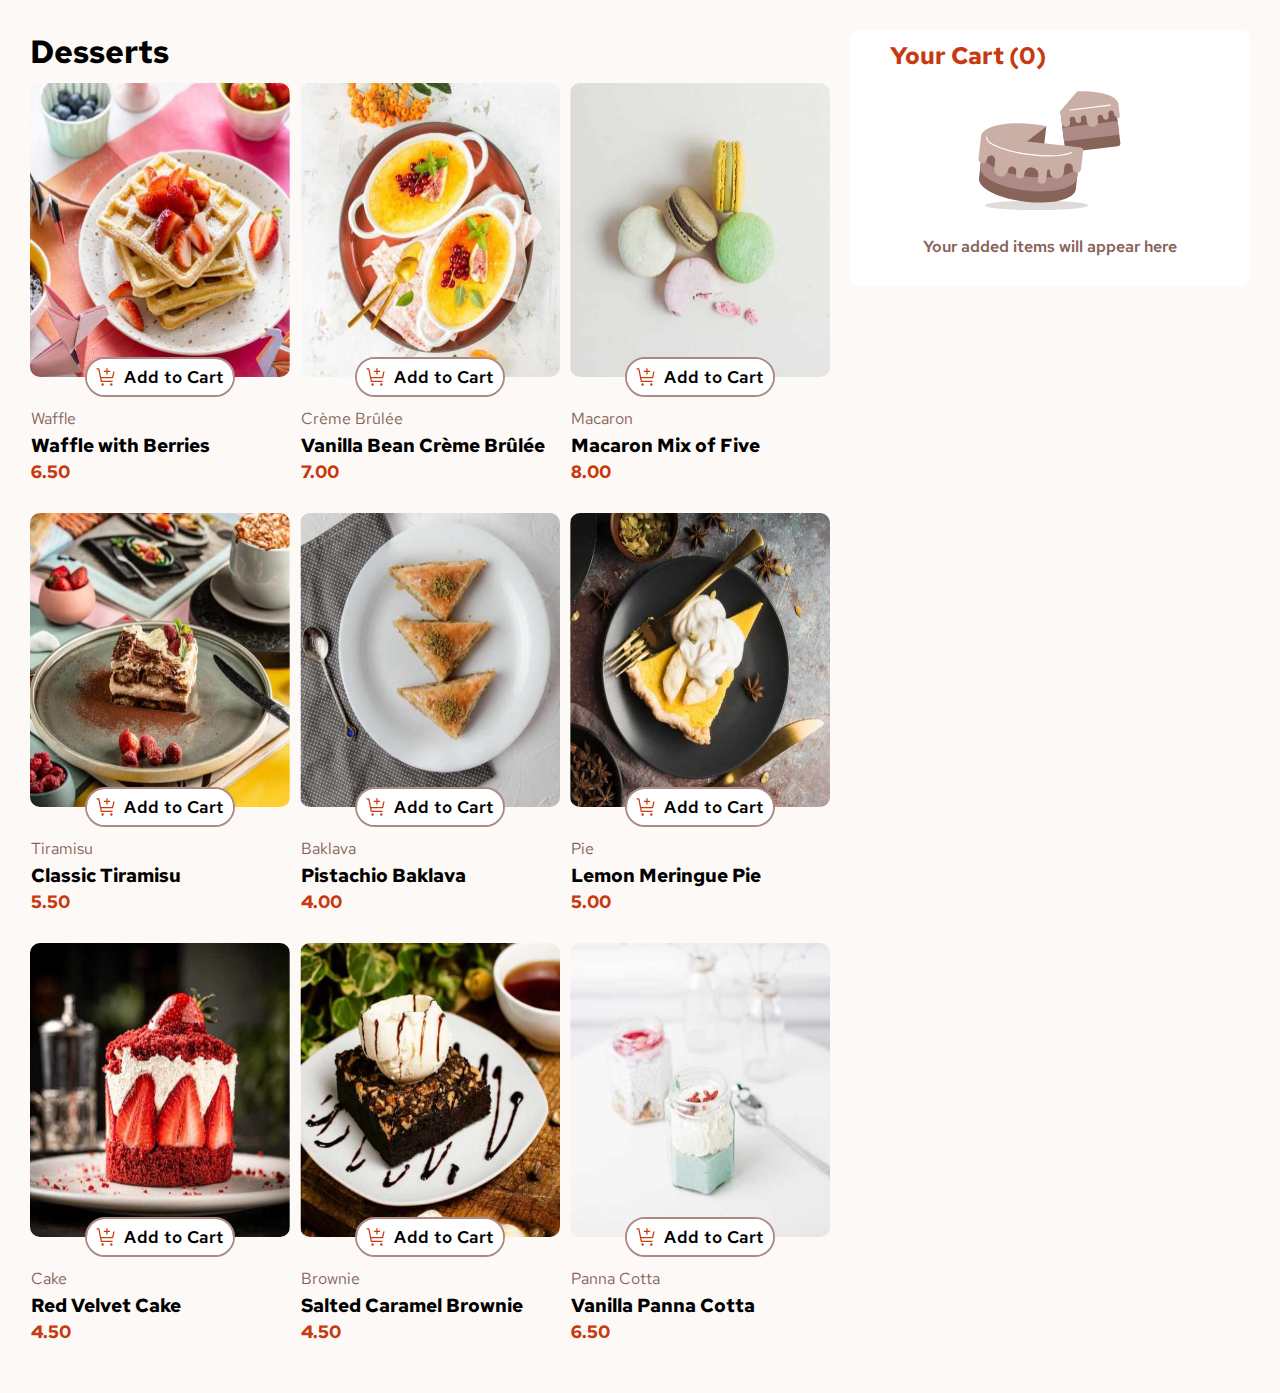
<file: index.html>
<!DOCTYPE html>
<html lang="en">
  <head>
    <meta charset="UTF-8" />
    <meta name="viewport" content="width=device-width, initial-scale=1.0" />
    <meta
      name="description"
      content="Interactive desserts store web app with a dynamic cart system. Users can browse desserts, add items to their cart, view order totals, and confirm orders. Built using HTML, CSS, and JavaScript to enhance user experience with an engaging, responsive design."
    />

    <!-- google font -->
    <link rel="preconnect" href="https://fonts.googleapis.com" />
    <link rel="preconnect" href="https://fonts.gstatic.com" crossorigin />
    <link
      href="https://fonts.googleapis.com/css2?family=Red+Hat+Text:ital,wght@0,300..700;1,300..700&display=swap"
      rel="stylesheet"
    />
    <!-- main styles -->
    <link rel="stylesheet" href="./css/style.css" />
    <link rel="stylesheet" href="./css/desserts.css" />
    <link rel="stylesheet" href="./css/cart.css" />
    <title>Product list with cart</title>
  </head>
  <body>
    <main>
      <!-- desserts -->
      <section class="desserts">
        <h1 class="title">Desserts</h1>
        <div class="items"></div>
      </section>

      <!-- cart -->
      <section class="cart">
        <div class="container">
          <h2 class="cart-title">Your Cart (<span>0</span>)</h2>
          <div class="empty-div">
            <img
              src="./assets/images/illustration-empty-cart.svg"
              alt="Empty-Cart"
            />
            <p>Your added items will appear here</p>
          </div>
          <div class="items-div hidden">
            <div class="currently-items"></div>
            <div class="order-total">
              <span class="text">Order Total</span>
              <b class="total-price">$00.00</b>
            </div>
            <div class="delivery-message">
              <div class="message">
                <img
                  src="./assets/images/icon-carbon-neutral.svg"
                  alt="Carbon-Neutral"
                />
                <span>This is <b>carbon-neutral</b> delivery</span>
              </div>
            </div>
            <div class="confirm-order">
              <button class="confirm-order-btn">Confirm Order</button>
            </div>
          </div>
        </div>
      </section>
    </main>

    <!-- Modal -->
    <div class="modal hidden">
      <div class="modal-content">
        <div class="icon">
          <svg
            width="48"
            height="48"
            viewBox="0 0 48 48"
            fill="none"
            xmlns="http://www.w3.org/2000/svg"
          >
            <path
              d="M21 32.121L13.5 24.6195L15.6195 22.5L21 27.879L32.3775 16.5L34.5 18.6225L21 32.121Z"
              fill="#1EA575"
            />
            <path
              d="M24 3C19.8466 3 15.7865 4.23163 12.333 6.53914C8.8796 8.84665 6.18798 12.1264 4.59854 15.9636C3.0091 19.8009 2.59323 24.0233 3.40352 28.0969C4.21381 32.1705 6.21386 35.9123 9.15077 38.8492C12.0877 41.7861 15.8295 43.7862 19.9031 44.5965C23.9767 45.4068 28.1991 44.9909 32.0364 43.4015C35.8736 41.812 39.1534 39.1204 41.4609 35.667C43.7684 32.2135 45 28.1534 45 24C45 18.4305 42.7875 13.089 38.8493 9.15076C34.911 5.21249 29.5696 3 24 3ZM24 42C20.4399 42 16.9598 40.9443 13.9997 38.9665C11.0397 36.9886 8.73256 34.1774 7.37018 30.8883C6.0078 27.5992 5.65134 23.98 6.34587 20.4884C7.04041 16.9967 8.75474 13.7894 11.2721 11.2721C13.7894 8.75473 16.9967 7.0404 20.4884 6.34587C23.98 5.65133 27.5992 6.00779 30.8883 7.37017C34.1774 8.73255 36.9886 11.0397 38.9665 13.9997C40.9443 16.9598 42 20.4399 42 24C42 28.7739 40.1036 33.3523 36.7279 36.7279C33.3523 40.1036 28.7739 42 24 42Z"
              fill="#1EA575"
            />
          </svg>
        </div>
        <div class="title">
          <h2>Order Confirmed</h2>
          <p>We hope you enjoy your food!</p>
        </div>
        <div class="items-details">
          <div class="items"></div>
          <div class="order-total">
            <p>Order Total</p>
            <span class="total-price">$00.00</span>
          </div>
        </div>
        <div class="start-new-order-btn">
          <button>Start New Order</button>
        </div>
      </div>
    </div>

    <script src="./functions.js" type="module"></script>
    <script src="./main.js" type="module"></script>
  </body>
</html>
</file>
<file: css/style.css>
:root {
  --Red: hsl(14, 86%, 42%);
  --Green: hsl(159, 69%, 38%);

  --Rose-50: hsl(20, 50%, 98%);
  --Rose-100: hsl(13, 31%, 94%);
  --Rose-300: hsl(14, 25%, 72%);
  --Rose-400: hsl(7, 20%, 60%);
  --Rose-500: hsl(12, 20%, 44%);
  --Rose-900: hsl(14, 65%, 9%);

  --font-400: 400;
  --font-600: 600;
  --font-700: 700;
}


* {
  box-sizing: border-box;
  margin: 0;
  padding: 0;
}

body {
  font-family: "Red Hat Text", sans-serif;
  width: 100%;
  height: auto;
  background-color: var(--Rose-50);
  position: relative;
}

main {
  width: 100%;
  height: auto;
  padding: 30px 50px 10px 50px;
  display: grid;
  grid-template-columns: 2fr 1fr ;
  /* grid-template-rows: 1fr; */
  gap: 20px;
  transition: 0.2s;
}



/* Modal */
.modal {
  height: 100%;
  width: 100%;
  background-color: #0000006b;
  position: absolute;
  top: 0;
  right: 0;
  display: flex;
  justify-content: center;
  align-items: center;
}
.modal.hidden {
  display: none;
}

.modal .modal-content{
  margin: 0 20px;
  padding: 20px;
  background-color: white;
  width: 600px;
  max-height: 80vh;
  overflow: scroll;
  border-radius: 10px;
}
.modal .modal-content::-webkit-scrollbar {
  display: none;
}

.modal .modal-content .icon {
  margin-bottom: 20px;
}

.modal .modal-content .title {
  margin-bottom: 40px;
}
.modal .modal-content .title h2{
  font-size: clamp(1.75rem, 2.5vw, 2.25rem);
  line-height: 1.5;
}
.modal .modal-content .title p{
  color: var(--Rose-400);
}

.modal .modal-content .items-details {
  background-color: var(--Rose-50);
  border-radius: 10px;
  padding: 15px;
  margin-bottom: 30px;
}
.modal .modal-content .items-details .items {

}
.modal .modal-content .items-details .items .item{ 
  padding: 10px 0px;
  display: flex;
  justify-content: space-between;
  align-items: center;
  border-bottom: 1px solid var(--Rose-100);
  margin-bottom: 15px;
}
.modal .modal-content .items-details .items .item .details {
  display: flex;
  align-items: flex-start;
  gap: 15px;
}
.modal .modal-content .items-details .items .item .details .img{ 
  width: 70px;
  height: 70px;
}
.modal .modal-content .items-details .items .item .details .img img {
  width: 100%;
  height: 100%;
  border-radius: 5px;
}
.modal .modal-content .items-details .items .item .details .item-details .name {
  line-height: 2;
}

.modal .modal-content .items-details .items .item .details .item-details .name h3{
  font-size: 17px;
}
.modal .modal-content .items-details .items .item .details .item-details .quantity{
  color: var(--Red);
  font-weight: var(--font-600);
  margin-right: 10px;
}
.modal .modal-content .items-details .items .item .details .item-details .price{
  color: var(--Rose-500);
  font-weight: var(--font-600);
}

.modal .modal-content .items-details .item .final-calculation {
  font-size: 20px;
  font-weight: var(--font-600);

}

.modal .modal-content .items-details .order-total {
  display: flex;
  justify-content: space-between;
  align-items: center;
  padding: 5px 0px;
  margin-top: 30px;
}
.modal .modal-content .items-details .order-total p{
  font-weight: var(--font-600);
}
.modal .modal-content .items-details .order-total .total-price{
  font-size: 22px;
  font-weight: var(--font-700);
}


.modal .modal-content .start-new-order-btn button {
  width: 100%;
  height: 45px;
  outline: none;
  border: none;
  border-radius: 30px;
  background-color: var(--Red);
  color: white;
  font-size: 16px;
  letter-spacing: 0.5px;
  font-weight: normal;
  cursor: pointer;
}




@media screen and (max-width: 1299px) {
  main {
    padding: 30px;
  }
}

@media screen and (max-width: 1200px) {
  main {
    grid-template-columns: 1fr;
  }
}

@media screen and (max-width: 500px) {
  main {
    padding: 15px;
  }
}
</file>
<file: css/desserts.css>
.desserts {
  width: 100%;
  height: auto;
}

.desserts .title{
  font-size: clamp(2rem, 2.5vw, 2rem);
  margin-bottom: 10px;
}

.desserts .items {
  width: 100%;
  height: auto;
  display: grid;
  grid-template-columns: repeat(3, 1fr);
  grid-template-rows: repeat(3, 1fr);
  gap: 10px;

}
.desserts .items .item {
  overflow: hidden;
  width: 100%;
  height: 420px;
  display: flex;
  flex-direction: column;
  align-items: space-between;
  transition: 0.3s;
}

.desserts .items .item .top {
  height: 70%;
  position: relative;
}
.desserts .items .item .top .img-container {
  width: 100%;
  height: 100%
}
.desserts .items .item .top .img-container img {
  width: 100%;
  height: 100%;
  border-radius: 10px;
}
.desserts .items .item .top .img-container img.border {
  border: 2px solid var(--Red);
}

.desserts .items .item .top .add-to-cart {
  width: 150px;
  height: 40px;
  border-radius: 20px;
  overflow: hidden;
  border: 2px solid var(--Rose-400);
  position: absolute;
  left: 50%;
  bottom: -20px;
  transform: translate(-50%);
  font-weight: var(--font-600);
  transition: 0.2s;
  cursor: pointer;


}
.desserts .items .item .top .add-to-cart:hover {
  color: var(--Red);
  border-color: var(--Red);
} 
.desserts .items .item .top .add-to-cart .add-btn {
  background-color: white;
  width: 100%;
  height: 100%;
  display: flex;
  justify-content: center;
  align-items: center;
  gap: 7px;
  /* display: none; */
}
.desserts .items .item .top .add-to-cart .add-btn.hidden {
  display: none;
}
.desserts .items .item .top .add-to-cart .add-btn span {
  font-size: 17px;
  letter-spacing: 0.5px;
}
.desserts .items .item .top .add-to-cart .number-of-items {
  background-color: var(--Red);
  width: 100%;
  height: 100%;
  display: flex;
  justify-content: space-evenly;
  align-items: center;
}
.desserts .items .item .top .add-to-cart .number-of-items.hidden {
  display: none;
}
.desserts .items .item .top .add-to-cart .number-of-items .decrement, .increment {
  border: 1px solid white;
  width: 20px;
  height: 20px;
  border-radius: 50%;
  display: flex;
  justify-content: center;
  align-items: center;
}
.desserts .items .item .top .add-to-cart .number-of-items .number {
  color: white;
}




/* bottom --- */
.desserts .items .item .bottom {
  height: 30%;
  padding: 30px 0px 0 1px;
}
.desserts .items .item .bottom .details .category {
  /* font-size: 14px; */
  color: var(--Rose-500);
  line-height: 1.5;
}
.desserts .items .item .bottom .details .name {
  font-size: clamp(1.2rem, 1.5vw, 1.5rem);
  white-space: nowrap;
  overflow: hidden;
  text-overflow: ellipsis;
  line-height: 1.5;
}
.desserts .items .item .bottom .details .price {
  color: var(--Red);
  font-weight: var(--font-700);
  font-size: 18px;
}
















@media screen and (max-width: 770px) {
  .desserts .items {
    grid-template-columns: repeat(2, 1fr);
    grid-template-rows: repeat(auto, 1fr);
  }
  .desserts .items .item {
    height: 380px;
  }
}
@media screen and (max-width: 500px) {
  .desserts .items {
    grid-template-columns: repeat(1, 1fr);
    grid-template-rows: repeat(auto, 1fr);
  }
}
</file>
<file: css/cart.css>
.cart .container {
  background-color: white;
  border-radius: 10px;
  padding: 10px 40px;
  transition: 0.3s;
}

.cart .cart-title {
  margin-bottom: 5px;
  font-size: clamp(1.5rem, 1.5vw, 2rem);
  color: var(--Red);
}

/* --- */

.cart .empty-div {
  display: flex;
  flex-direction: column;
  align-items: center;
  gap: 10px;
}
.cart .empty-div img {
  width: 150px;
  height: 150px;
}
.cart .empty-div p {
  color: var(--Rose-500);
  font-weight: var(--font-600);
  margin-bottom: 20px;
}
.cart .empty-div.hidden {
  display: none;
}



.cart .items-div {
  height: auto;
}
.cart .items-div.hidden {
  display: none;
}

.cart .currently-items {
  min-height: 100px;
}
.cart .currently-items .cart-item {
  width: 100%;
  padding: 10px 0px;
  margin-bottom: 15px;
  display: flex;
  justify-content: space-between;
  align-items: center;
  border-bottom: 1px solid var(--Rose-300);
}
.cart .currently-items .cart-item .item-details {

}
.cart .currently-items .cart-item .item-details .name{
  margin-bottom: 10px;
}
.cart .currently-items .cart-item .item-details .details{
  display: flex;
  gap: 10px;
}
.cart .currently-items .cart-item .item-details .details .items-count{
  color: var(--Red);
  font-size: 18px;
  font-weight: var(--font-600);
}
.cart .currently-items .cart-item .item-details .details .price-per-item{
  color: var(--Rose-500);
  font-weight: var(--font-600);
  font-size: 18px;
}
.cart .currently-items .cart-item .item-details .details .final-calculation{
  color: var(--Rose-900);
  font-weight: var(--font-700);
  font-size: 19px;
}



.cart .currently-items .cart-item .delete-btn {
  width: 25px;
  height: 25px;
  display: flex;
  justify-content: center;
  align-items: center;
  border: 2px solid var(--Rose-300);
  border-radius: 50%;
  cursor: pointer;
}
.cart .currently-items .cart-item .delete-btn:hover {
  border-color: var(--Rose-900);
}
.cart .currently-items .cart-item .delete-btn:hover svg path {
  fill: #260f08;
}
.cart .currently-items .cart-item .delete-btn svg{
  width: 15px;
  height: 15px;
}


.cart .order-total {
  display: flex;
  justify-content: space-between;
  align-items: center;
  margin-bottom: 30px;
  margin-top: 30px;
}
.cart .order-total .text {
  font-size: 18px;
  font-weight: var(--font-600);
}
.cart .order-total .total-price {
  font-size: 22px;
}

.cart .delivery-message {
  margin-bottom: 30px;
}
.cart .delivery-message .message {
  background-color: var(--Rose-100);
  padding: 10px 30px;
  border-radius: 10px;
  display: flex;
  justify-content: center;
  align-items: center;
  gap: 8px;
  letter-spacing: 0.5px;
}
.cart .delivery-message .message img {
  width: 25px;
}

.cart .confirm-order {
  margin-bottom: 30px;
}
.cart .confirm-order .confirm-order-btn {
  width: 100%;
  height: 40px;
  outline: none;
  border: none;
  color: white;
  background-color: var(--Red);
  border-radius: 20px;
  font-weight: normal;
  font-size: 17px;
  letter-spacing: 0.7px;
  cursor: pointer;
}





@media screen and (max-width: 500px) {
  .cart .container {
    padding: 10px 20px;
  }
}

@media screen and (max-width: 1200px) {
  .cart {
    width: 100%;
  }
}
</file>
